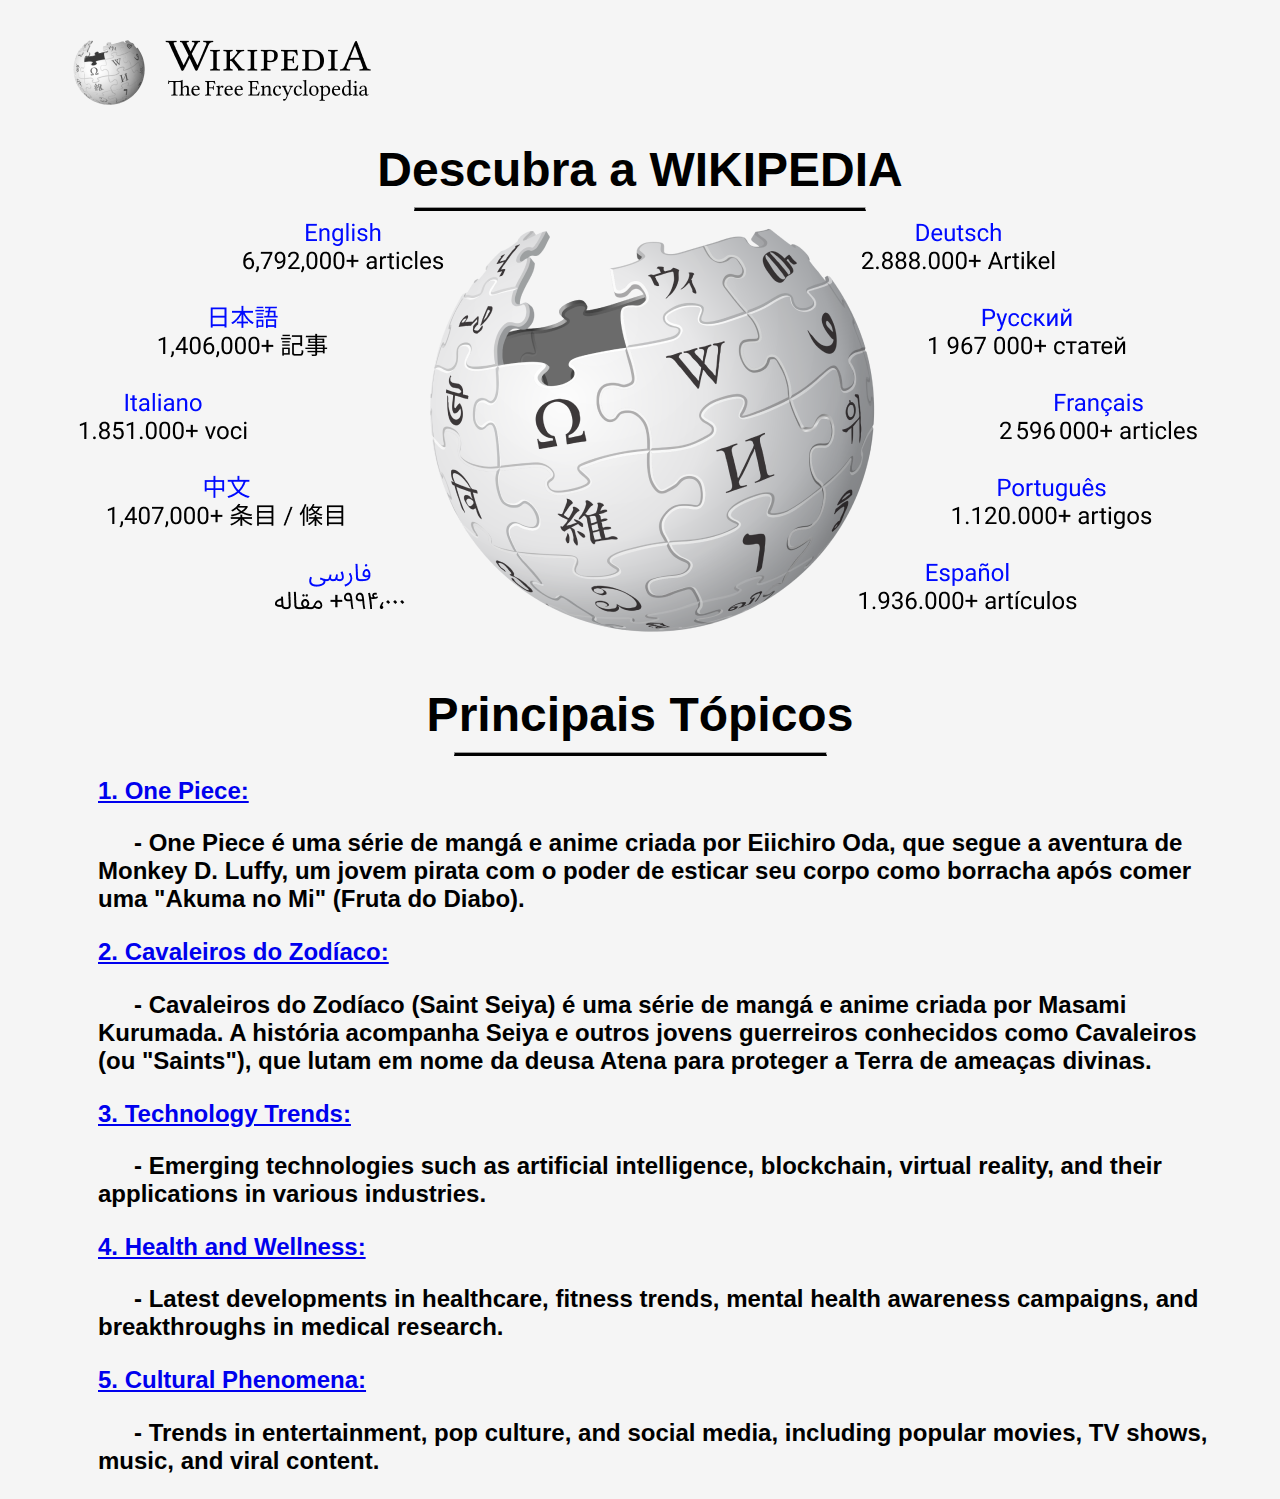
<file: trabalho.auto2/index.html>
<!DOCTYPE html>
<html lang="pt-br">
<head>
    <meta charset="UTF-8">
    <meta http-equiv="X-UA-Compatible" content="IE=edge">
    <meta name="viewport" content="width=device-width, initial-scale=1.0">

    <link rel="stylesheet" href="style.P1.css">
    <link rel="shortcut icon" href="images.ico" type="image/x-icon">


    <title>Wiki</title>

</head>

<body>
    
    <div>

        <div class="imglogo">

            <img src="imagens/logoWiki.png" alt="">

        </div>

        <h1 class="titulo">

            Descubra a WIKIPEDIA

        </h1>
                <hr class="hr1">

        <div class="img2">

            <img src="imagens/mundoWiki.png" alt="">

        </div>
        

        <h1 class="titulo">

            Principais Tópicos

        </h1>
                <hr class="hr2">

                <h2>
                    <a href="onepiece.html" target="_blank"> 1. One Piece:</a>
                </h2>

                <p>
                    - One Piece é uma série de mangá e anime criada por Eiichiro Oda, que segue a aventura de Monkey D. Luffy, um jovem pirata com o poder de esticar seu corpo como borracha após comer uma "Akuma no Mi" (Fruta do Diabo).
                </p>

            

                <h2>

                    <a href="cavaleirosdozodiaco.html" target="_blank"> 2. Cavaleiros do Zodíaco: </a>

                </h2>

                <p>
                        - Cavaleiros do Zodíaco (Saint Seiya) é uma série de mangá e anime criada por Masami Kurumada. A história acompanha Seiya e outros jovens guerreiros conhecidos como Cavaleiros (ou "Saints"), que lutam em nome da deusa Atena para proteger a Terra de ameaças divinas.
                </p>

                <h2>

                    <a href="technologythends.html"> 3. Technology Trends: </a>
                    
                </h2>  
                <p>
                        - Emerging technologies such as artificial intelligence, blockchain, virtual reality, and their applications in various industries.
                </p>
                    
                <h2>

                    <a href="health_and_wellness.html"> 4. Health and Wellness: </a> 

                </h2>
                <p>
                        - Latest developments in healthcare, fitness trends, mental health awareness campaigns, and breakthroughs in medical research.
                </p>
                
                <h2>
            
                    <a href="cultural_phenomena.html"> 5. Cultural Phenomena: </a>
            
                </h2>

                <p>
            
                    - Trends in entertainment, pop culture, and social media, including popular movies, TV shows, music, and viral content.
                
                </p>


    </div>

</body>

</html>
</file>
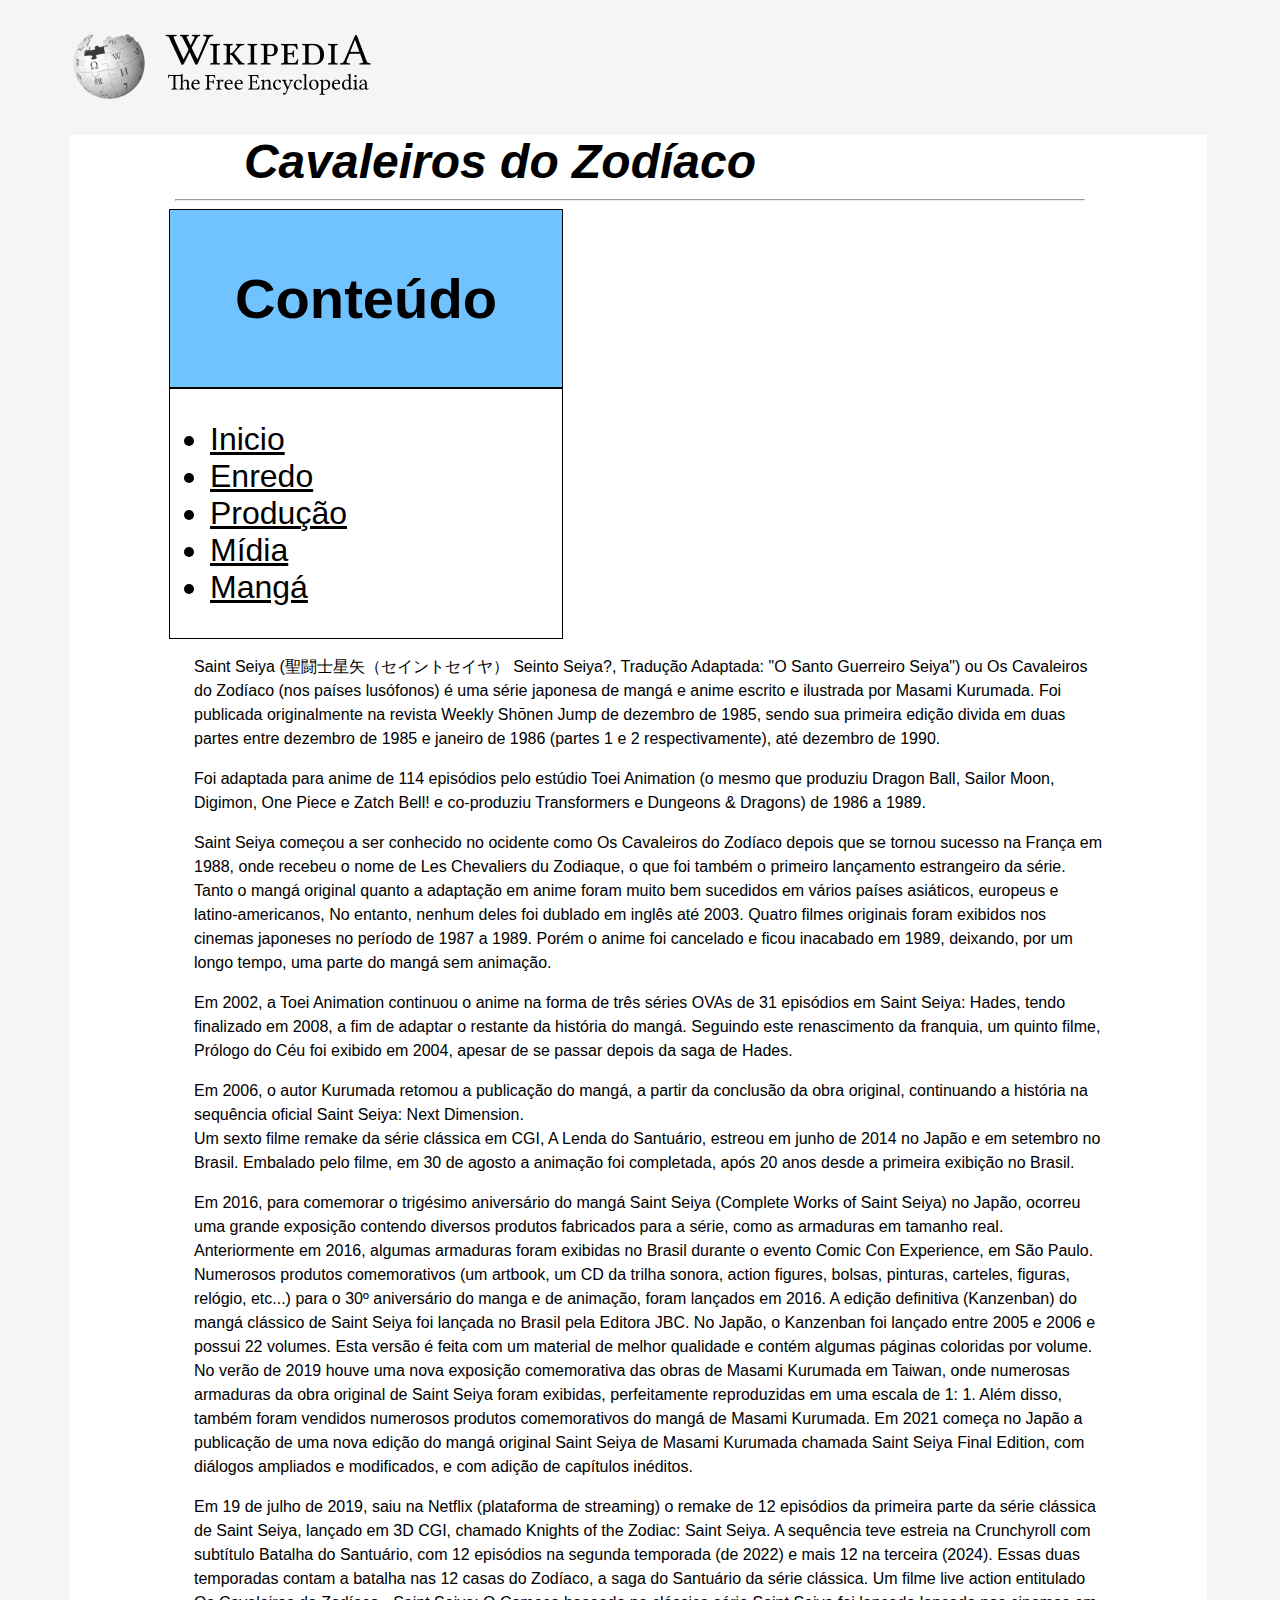
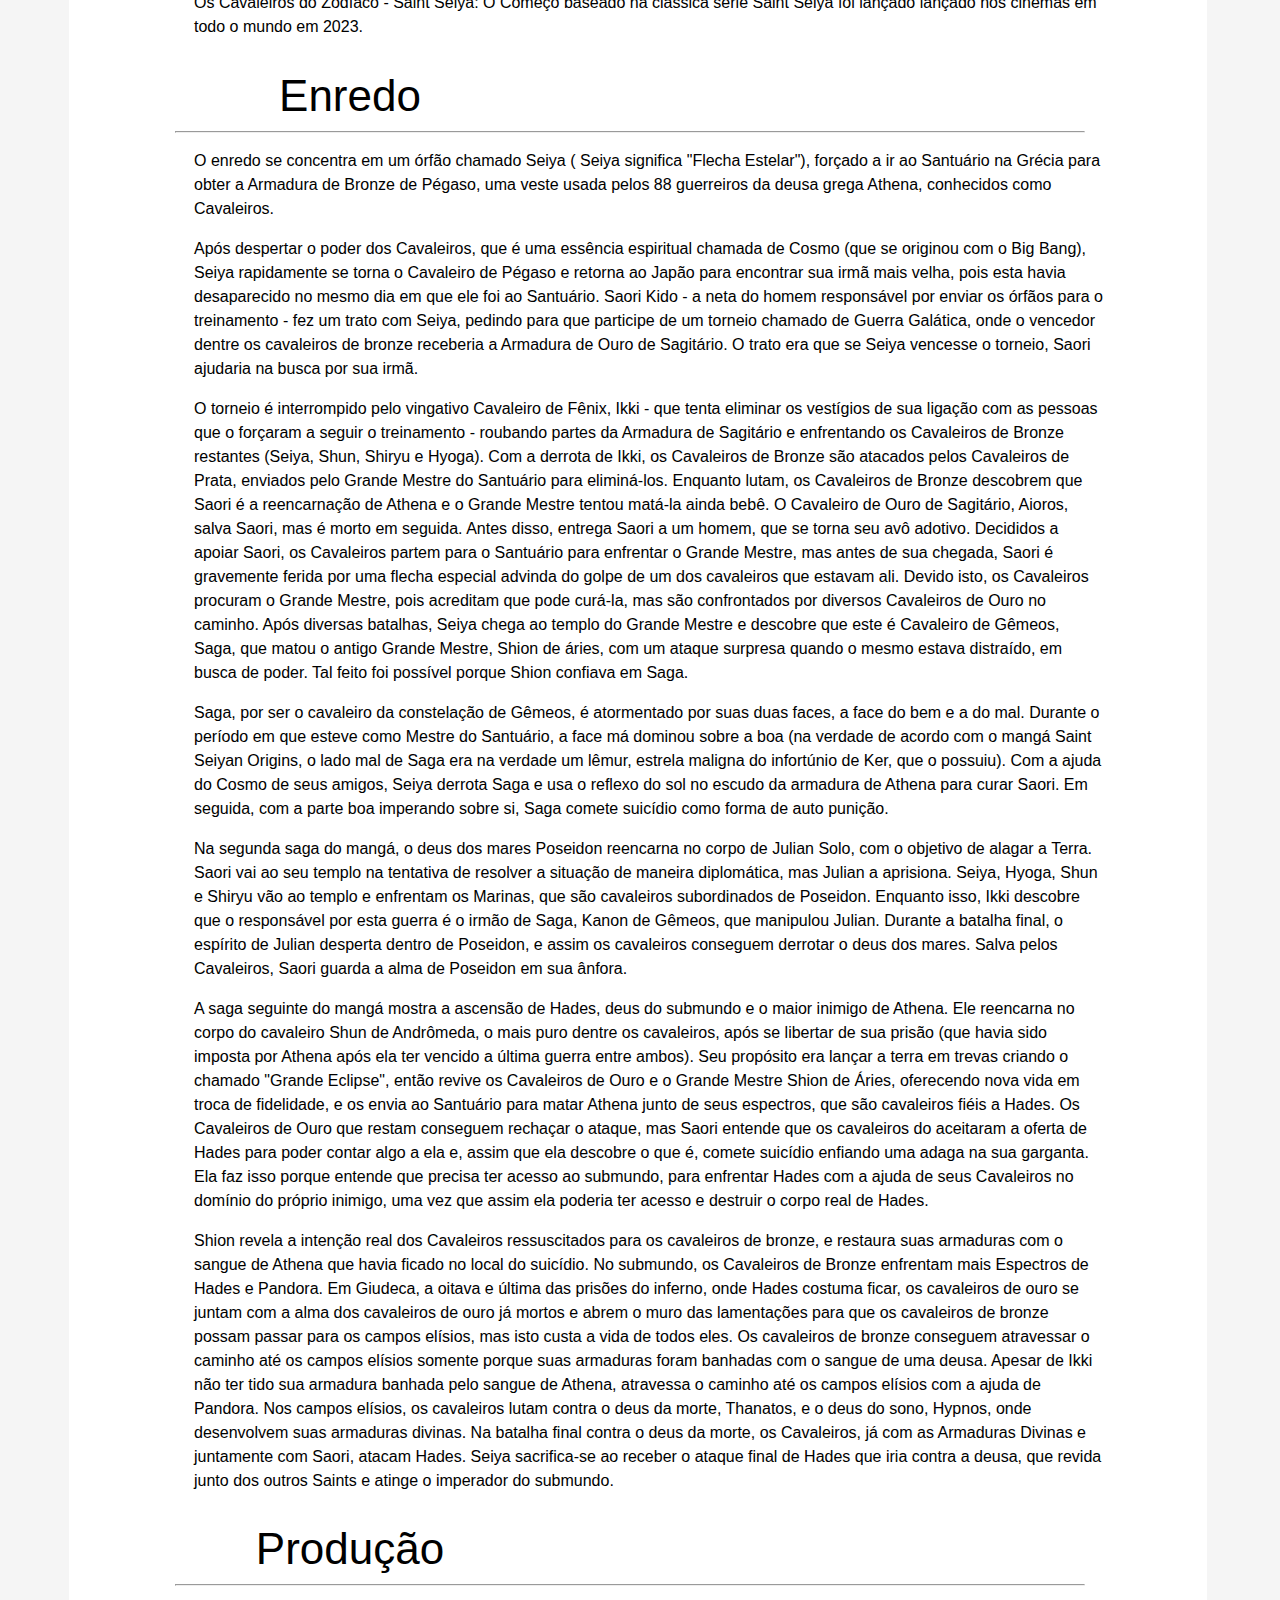
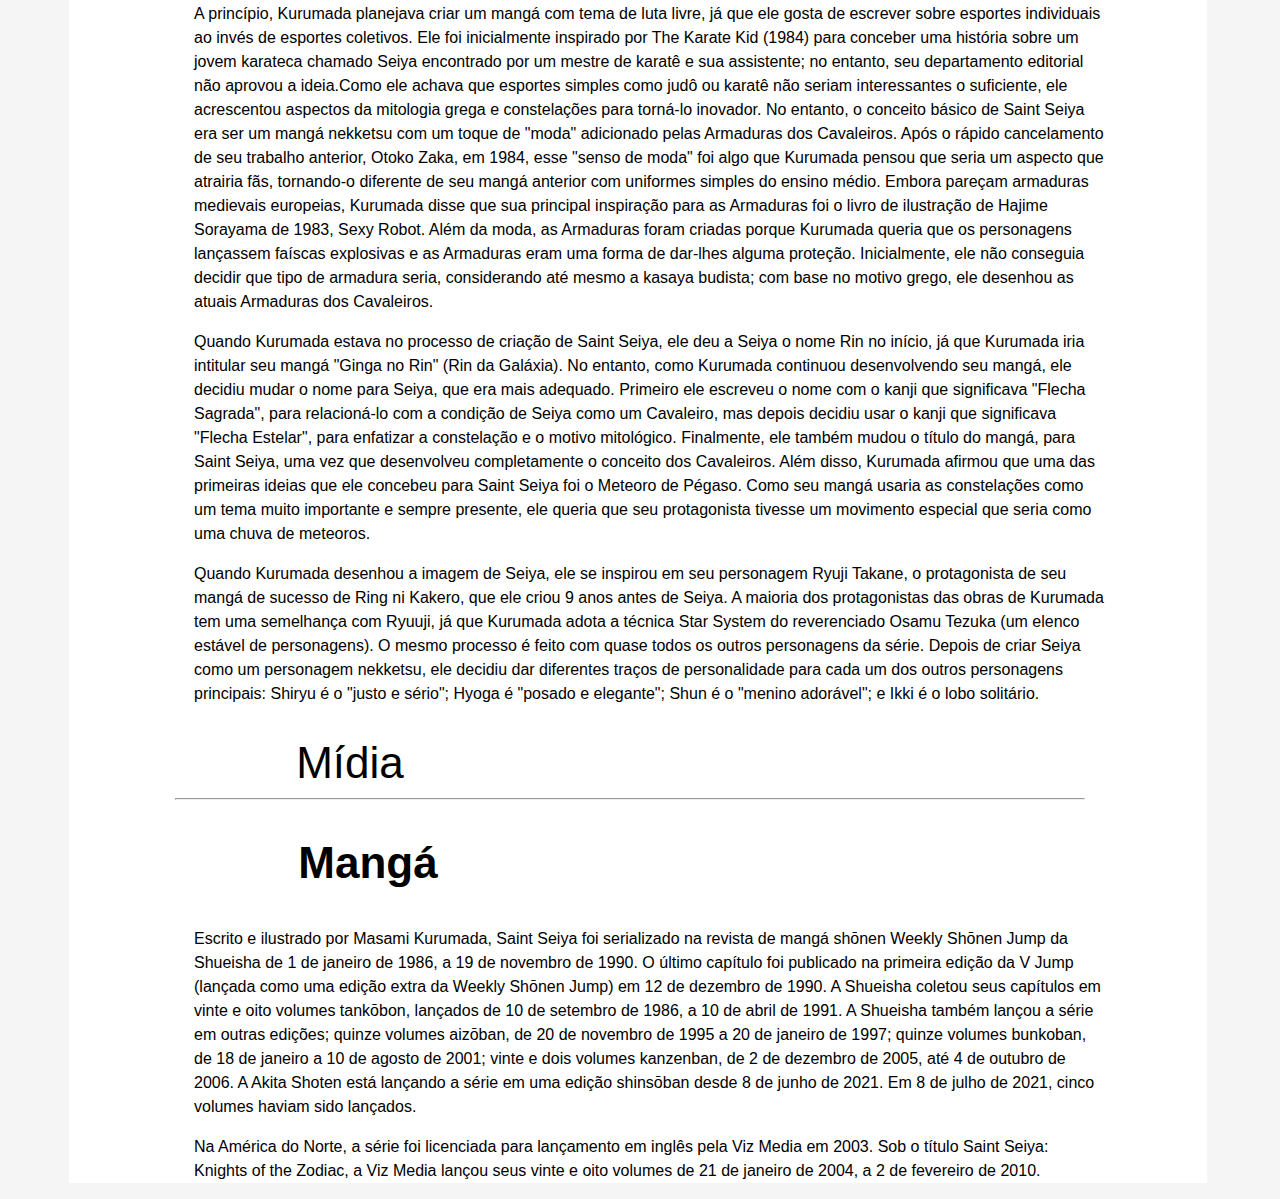
<file: trabalho.auto2/cavaleirosdozodiaco.html>
<!DOCTYPE html>
<html lang="pt-br">
<head>

    <meta charset="UTF-8">
    <meta name="viewport" content="width=device-width, initial-scale=1.0">

    <link rel="stylesheet" href="cavaleirosdozodiaco_style.css">
    <link rel="shortcut icon" href="images.ico" type="image/x-icon">

    <title> Cavaleiros do Zodíaco no Wiki </title>

</head>

<body>

    <div class="imglogo">

        <a href="index.html">
            
            <img src="imagens/logoWiki.png" alt="">

        </a>

    </div>

    <div class="divgeral">

        <h1 class="titulo1">

            Cavaleiros do Zodíaco

        </h1>
            <div class="hr">

                <hr>

            </div>

        <div class="divmenu">

            <div class="divh3">

                <h3>

                    Conteúdo

                </h3>

            </div>

            <div class="divmenu2">

                <ul>

                    <li>

                        <a href="#Inicio">Inicio</a>

                    </li>

                    <li>

                        <a href="#Enredo">Enredo</a>

                    </li>

                    <li>

                        <a href="#Produção">Produção</a>

                    </li>

                    <li>

                        <a href="#Midia">Mídia</a>

                    </li>

                    <li>

                        <a href="#Manga">Mangá</a>

                    </li>

                </ul>

            </div>

        </div>

        <p id="Inicio">

            Saint Seiya (聖闘士星矢（セイントセイヤ） Seinto Seiya?, Tradução Adaptada: "O Santo Guerreiro Seiya") ou Os Cavaleiros do Zodíaco (nos países lusófonos) é uma série japonesa de mangá e anime escrito e ilustrada por Masami Kurumada. Foi publicada originalmente na revista Weekly Shōnen Jump de dezembro de 1985, sendo sua primeira edição divida em duas partes entre dezembro de 1985 e janeiro de 1986 (partes 1 e 2 respectivamente), até dezembro de 1990. 
            
            <br>
        
        </p>
        <p>

            Foi adaptada para anime de 114 episódios pelo estúdio Toei Animation (o mesmo que produziu Dragon Ball, Sailor Moon, Digimon, One Piece e Zatch Bell! e co-produziu Transformers e Dungeons & Dragons) de 1986 a 1989. 
            
            <br>

        </p>
        <p>
            Saint Seiya começou a ser conhecido no ocidente como Os Cavaleiros do Zodíaco depois que se tornou sucesso na França em 1988, onde recebeu o nome de Les Chevaliers du Zodiaque, o que foi também o primeiro lançamento estrangeiro da série. Tanto o mangá original quanto a adaptação em anime foram muito bem sucedidos em vários países asiáticos, europeus e latino-americanos, No entanto, nenhum deles foi dublado em inglês até 2003. Quatro filmes originais foram exibidos nos cinemas japoneses no período de 1987 a 1989. Porém o anime foi cancelado e ficou inacabado em 1989, deixando, por um longo tempo, uma parte do mangá sem animação. 
            
            <br>

        </p>
        <p>
            Em 2002, a Toei Animation continuou o anime na forma de três séries OVAs de 31 episódios em Saint Seiya: Hades, tendo finalizado em 2008, a fim de adaptar o restante da história do mangá. Seguindo este renascimento da franquia, um quinto filme, Prólogo do Céu foi exibido em 2004, apesar de se passar depois da saga de Hades. 
            
            <br>
        
        </p>
        <p>
            Em 2006, o autor Kurumada retomou a publicação do mangá, a partir da conclusão da obra original, continuando a história na sequência oficial Saint Seiya: Next Dimension. <br>
            Um sexto filme remake da série clássica em CGI, A Lenda do Santuário, estreou em junho de 2014 no Japão e em setembro no Brasil. Embalado pelo filme, em 30 de agosto a animação foi completada, após 20 anos desde a primeira exibição no Brasil. 
            
            <br>
        
        </p>
        <p>
            Em 2016, para comemorar o trigésimo aniversário do mangá Saint Seiya (Complete Works of Saint Seiya) no Japão, ocorreu uma grande exposição contendo diversos produtos fabricados para a série, como as armaduras em tamanho real. Anteriormente em 2016, algumas armaduras foram exibidas no Brasil durante o evento Comic Con Experience, em São Paulo. Numerosos produtos comemorativos (um artbook, um CD da trilha sonora, action figures, bolsas, pinturas, carteles, figuras, relógio, etc...) para o 30º aniversário do manga e de animação, foram lançados em 2016. A edição definitiva (Kanzenban) do mangá clássico de Saint Seiya foi lançada no Brasil pela Editora JBC. No Japão, o Kanzenban foi lançado entre 2005 e 2006 e possui 22 volumes. Esta versão é feita com um material de melhor qualidade e contém algumas páginas coloridas por volume. No verão de 2019 houve uma nova exposição comemorativa das obras de Masami Kurumada em Taiwan, onde numerosas armaduras da obra original de Saint Seiya foram exibidas, perfeitamente reproduzidas em uma escala de 1: 1. Além disso, também foram vendidos numerosos produtos comemorativos do mangá de Masami Kurumada. Em 2021 começa no Japão a publicação de uma nova edição do mangá original Saint Seiya de Masami Kurumada chamada Saint Seiya Final Edition, com diálogos ampliados e modificados, e com adição de capítulos inéditos. 
            
            <br>

        </p>
        <p>

            Em 19 de julho de 2019, saiu na Netflix (plataforma de streaming) o remake de 12 episódios da primeira parte da série clássica de Saint Seiya, lançado em 3D CGI, chamado Knights of the Zodiac: Saint Seiya. A sequência teve estreia na Crunchyroll com subtítulo Batalha do Santuário, com 12 episódios na segunda temporada (de 2022) e mais 12 na terceira (2024). Essas duas temporadas contam a batalha nas 12 casas do Zodíaco, a saga do Santuário da série clássica. Um filme live action entitulado Os Cavaleiros do Zodíaco - Saint Seiya: O Começo baseado na clássica série Saint Seiya foi lançado lançado nos cinemas em todo o mundo em 2023. 
            
            <br>

        </p>

        <h1 id="Enredo">

            Enredo

        </h1>
            <div class="hr">

                <hr>

            </div>

        <p>
            O enredo se concentra em um órfão chamado Seiya ( Seiya significa "Flecha Estelar"), forçado a ir ao Santuário na Grécia para obter a Armadura de Bronze de Pégaso, uma veste usada pelos 88 guerreiros da deusa grega Athena, conhecidos como Cavaleiros.
            
            <br>
        
        </p>
        <p>

            Após despertar o poder dos Cavaleiros, que é uma essência espiritual chamada de Cosmo (que se originou com o Big Bang), Seiya rapidamente se torna o Cavaleiro de Pégaso e retorna ao Japão para encontrar sua irmã mais velha, pois esta havia desaparecido no mesmo dia em que ele foi ao Santuário. Saori Kido - a neta do homem responsável por enviar os órfãos para o treinamento - fez um trato com Seiya, pedindo para que participe de um torneio chamado de Guerra Galática, onde o vencedor dentre os cavaleiros de bronze receberia a Armadura de Ouro de Sagitário. O trato era que se Seiya vencesse o torneio, Saori ajudaria na busca por sua irmã.
            
            <br>
            
        </p>
        <p>

            O torneio é interrompido pelo vingativo Cavaleiro de Fênix, Ikki - que tenta eliminar os vestígios de sua ligação com as pessoas que o forçaram a seguir o treinamento - roubando partes da Armadura de Sagitário e enfrentando os Cavaleiros de Bronze restantes (Seiya, Shun, Shiryu e Hyoga). Com a derrota de Ikki, os Cavaleiros de Bronze são atacados pelos Cavaleiros de Prata, enviados pelo Grande Mestre do Santuário para eliminá-los. Enquanto lutam, os Cavaleiros de Bronze descobrem que Saori é a reencarnação de Athena e o Grande Mestre tentou matá-la ainda bebê. O Cavaleiro de Ouro de Sagitário, Aioros, salva Saori, mas é morto em seguida. Antes disso, entrega Saori a um homem, que se torna seu avô adotivo. Decididos a apoiar Saori, os Cavaleiros partem para o Santuário para enfrentar o Grande Mestre, mas antes de sua chegada, Saori é gravemente ferida por uma flecha especial advinda do golpe de um dos cavaleiros que estavam ali. Devido isto, os Cavaleiros procuram o Grande Mestre, pois acreditam que pode curá-la, mas são confrontados por diversos Cavaleiros de Ouro no caminho. Após diversas batalhas, Seiya chega ao templo do Grande Mestre e descobre que este é Cavaleiro de Gêmeos, Saga, que matou o antigo Grande Mestre, Shion de áries, com um ataque surpresa quando o mesmo estava distraído, em busca de poder. Tal feito foi possível porque Shion confiava em Saga. 
            
            <br>
          
        </p>
        <p>

            Saga, por ser o cavaleiro da constelação de Gêmeos, é atormentado por suas duas faces, a face do bem e a do mal. Durante o período em que esteve como Mestre do Santuário, a face má dominou sobre a boa (na verdade de acordo com o mangá Saint Seiyan Origins, o lado mal de Saga era na verdade um lêmur, estrela maligna do infortúnio de Ker, que o possuiu). Com a ajuda do Cosmo de seus amigos, Seiya derrota Saga e usa o reflexo do sol no escudo da armadura de Athena para curar Saori. Em seguida, com a parte boa imperando sobre si, Saga comete suicídio como forma de auto punição.
            
            <br>
          
        </p>
        <p>

            Na segunda saga do mangá, o deus dos mares Poseidon reencarna no corpo de Julian Solo, com o objetivo de alagar a Terra. Saori vai ao seu templo na tentativa de resolver a situação de maneira diplomática, mas Julian a aprisiona. Seiya, Hyoga, Shun e Shiryu vão ao templo e enfrentam os Marinas, que são cavaleiros subordinados de Poseidon. Enquanto isso, Ikki descobre que o responsável por esta guerra é o irmão de Saga, Kanon de Gêmeos, que manipulou Julian. Durante a batalha final, o espírito de Julian desperta dentro de Poseidon, e assim os cavaleiros conseguem derrotar o deus dos mares. Salva pelos Cavaleiros, Saori guarda a alma de Poseidon em sua ânfora.
            
            <br>
        
        </p>
        <p>

            A saga seguinte do mangá mostra a ascensão de Hades, deus do submundo e o maior inimigo de Athena. Ele reencarna no corpo do cavaleiro Shun de Andrômeda, o mais puro dentre os cavaleiros, após se libertar de sua prisão (que havia sido imposta por Athena após ela ter vencido a última guerra entre ambos). Seu propósito era lançar a terra em trevas criando o chamado "Grande Eclipse", então revive os Cavaleiros de Ouro e o Grande Mestre Shion de Áries, oferecendo nova vida em troca de fidelidade, e os envia ao Santuário para matar Athena junto de seus espectros, que são cavaleiros fiéis a Hades. Os Cavaleiros de Ouro que restam conseguem rechaçar o ataque, mas Saori entende que os cavaleiros do aceitaram a oferta de Hades para poder contar algo a ela e, assim que ela descobre o que é, comete suicídio enfiando uma adaga na sua garganta. Ela faz isso porque entende que precisa ter acesso ao submundo, para enfrentar Hades com a ajuda de seus Cavaleiros no domínio do próprio inimigo, uma vez que assim ela poderia ter acesso e destruir o corpo real de Hades.
            
            <br>
            
        </p>
        <p>

            Shion revela a intenção real dos Cavaleiros ressuscitados para os cavaleiros de bronze, e restaura suas armaduras com o sangue de Athena que havia ficado no local do suicídio. No submundo, os Cavaleiros de Bronze enfrentam mais Espectros de Hades e Pandora. Em Giudeca, a oitava e última das prisões do inferno, onde Hades costuma ficar, os cavaleiros de ouro se juntam com a alma dos cavaleiros de ouro já mortos e abrem o muro das lamentações para que os cavaleiros de bronze possam passar para os campos elísios, mas isto custa a vida de todos eles. Os cavaleiros de bronze conseguem atravessar o caminho até os campos elísios somente porque suas armaduras foram banhadas com o sangue de uma deusa. Apesar de Ikki não ter tido sua armadura banhada pelo sangue de Athena, atravessa o caminho até os campos elísios com a ajuda de Pandora. Nos campos elísios, os cavaleiros lutam contra o deus da morte, Thanatos, e o deus do sono, Hypnos, onde desenvolvem suas armaduras divinas. Na batalha final contra o deus da morte, os Cavaleiros, já com as Armaduras Divinas e juntamente com Saori, atacam Hades. Seiya sacrifica-se ao receber o ataque final de Hades que iria contra a deusa, que revida junto dos outros Saints e atinge o imperador do submundo. 
            
            <br>
        
        </p>

        <h1 id="Produção">

            Produção
            
        </h1>
            <div class="hr">

                <hr>

            </div>

        <p>
            A princípio, Kurumada planejava criar um mangá com tema de luta livre, já que ele gosta de escrever sobre esportes individuais ao invés de esportes coletivos. Ele foi inicialmente inspirado por The Karate Kid (1984) para conceber uma história sobre um jovem karateca chamado Seiya encontrado por um mestre de karatê e sua assistente; no entanto, seu departamento editorial não aprovou a ideia.Como ele achava que esportes simples como judô ou karatê não seriam interessantes o suficiente, ele acrescentou aspectos da mitologia grega e constelações para torná-lo inovador. No entanto, o conceito básico de Saint Seiya era ser um mangá nekketsu com um toque de "moda" adicionado pelas Armaduras dos Cavaleiros. Após o rápido cancelamento de seu trabalho anterior, Otoko Zaka, em 1984, esse "senso de moda" foi algo que Kurumada pensou que seria um aspecto que atrairia fãs, tornando-o diferente de seu mangá anterior com uniformes simples do ensino médio. Embora pareçam armaduras medievais europeias, Kurumada disse que sua principal inspiração para as Armaduras foi o livro de ilustração de Hajime Sorayama de 1983, Sexy Robot. Além da moda, as Armaduras foram criadas porque Kurumada queria que os personagens lançassem faíscas explosivas e as Armaduras eram uma forma de dar-lhes alguma proteção. Inicialmente, ele não conseguia decidir que tipo de armadura seria, considerando até mesmo a kasaya budista; com base no motivo grego, ele desenhou as atuais Armaduras dos Cavaleiros. 
            
            <br>
        
        </p>
        <p>

            Quando Kurumada estava no processo de criação de Saint Seiya, ele deu a Seiya o nome Rin no início, já que Kurumada iria intitular seu mangá "Ginga no Rin" (Rin da Galáxia). No entanto, como Kurumada continuou desenvolvendo seu mangá, ele decidiu mudar o nome para Seiya, que era mais adequado. Primeiro ele escreveu o nome com o kanji que significava "Flecha Sagrada", para relacioná-lo com a condição de Seiya como um Cavaleiro, mas depois decidiu usar o kanji que significava "Flecha Estelar", para enfatizar a constelação e o motivo mitológico. Finalmente, ele também mudou o título do mangá, para Saint Seiya, uma vez que desenvolveu completamente o conceito dos Cavaleiros. Além disso, Kurumada afirmou que uma das primeiras ideias que ele concebeu para Saint Seiya foi o Meteoro de Pégaso. Como seu mangá usaria as constelações como um tema muito importante e sempre presente, ele queria que seu protagonista tivesse um movimento especial que seria como uma chuva de meteoros. 
            
            <br>
        
        </p>
        <p>

            Quando Kurumada desenhou a imagem de Seiya, ele se inspirou em seu personagem Ryuji Takane, o protagonista de seu mangá de sucesso de Ring ni Kakero, que ele criou 9 anos antes de Seiya. A maioria dos protagonistas das obras de Kurumada tem uma semelhança com Ryuuji, já que Kurumada adota a técnica Star System do reverenciado Osamu Tezuka (um elenco estável de personagens). O mesmo processo é feito com quase todos os outros personagens da série. Depois de criar Seiya como um personagem nekketsu, ele decidiu dar diferentes traços de personalidade para cada um dos outros personagens principais: Shiryu é o "justo e sério"; Hyoga é "posado e elegante"; Shun é o "menino adorável"; e Ikki é o lobo solitário.

            <br>

        </p>

        <h1 id="Midia">
            Mídia
        </h1>

            <div class="hr">

                <hr>

            </div>

        <h2 id="Manga">

            Mangá

        </h2>

        <p>
            Escrito e ilustrado por Masami Kurumada, Saint Seiya foi serializado na revista de mangá shōnen Weekly Shōnen Jump da Shueisha de 1 de janeiro de 1986, a 19 de novembro de 1990. O último capítulo foi publicado na primeira edição da V Jump (lançada como uma edição extra da Weekly Shōnen Jump) em 12 de dezembro de 1990. A Shueisha coletou seus capítulos em vinte e oito volumes tankōbon, lançados de 10 de setembro de 1986, a 10 de abril de 1991. A Shueisha também lançou a série em outras edições; quinze volumes aizōban, de 20 de novembro de 1995 a 20 de janeiro de 1997; quinze volumes bunkoban, de 18 de janeiro a 10 de agosto de 2001; vinte e dois volumes kanzenban, de 2 de dezembro de 2005, até 4 de outubro de 2006. A Akita Shoten está lançando a série em uma edição shinsōban desde 8 de junho de 2021. Em 8 de julho de 2021, cinco volumes haviam sido lançados. 
            
            <br>

        </p>
        <p>

            Na América do Norte, a série foi licenciada para lançamento em inglês pela Viz Media em 2003. Sob o título Saint Seiya: Knights of the Zodiac, a Viz Media lançou seus vinte e oito volumes de 21 de janeiro de 2004, a 2 de fevereiro de 2010.

            <br>

        </p>

    </div>

</body>

</html>
</file>
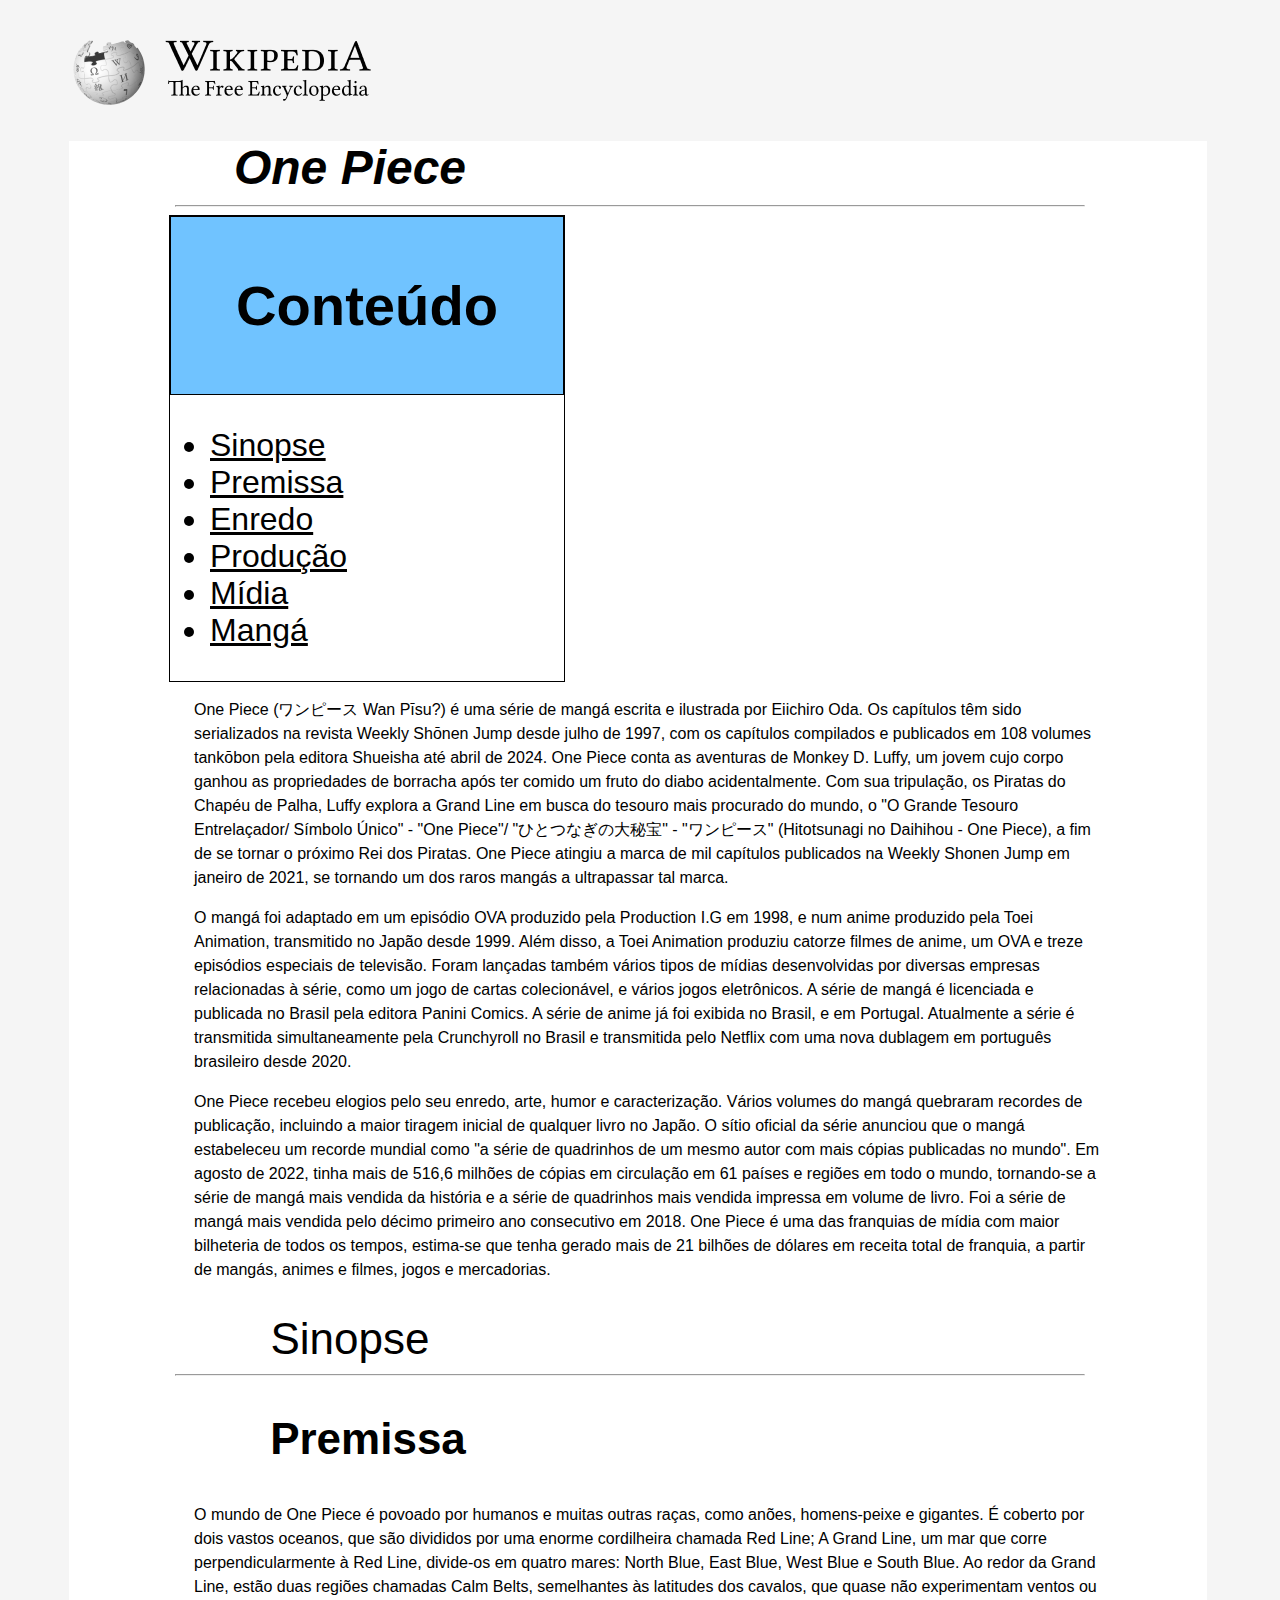
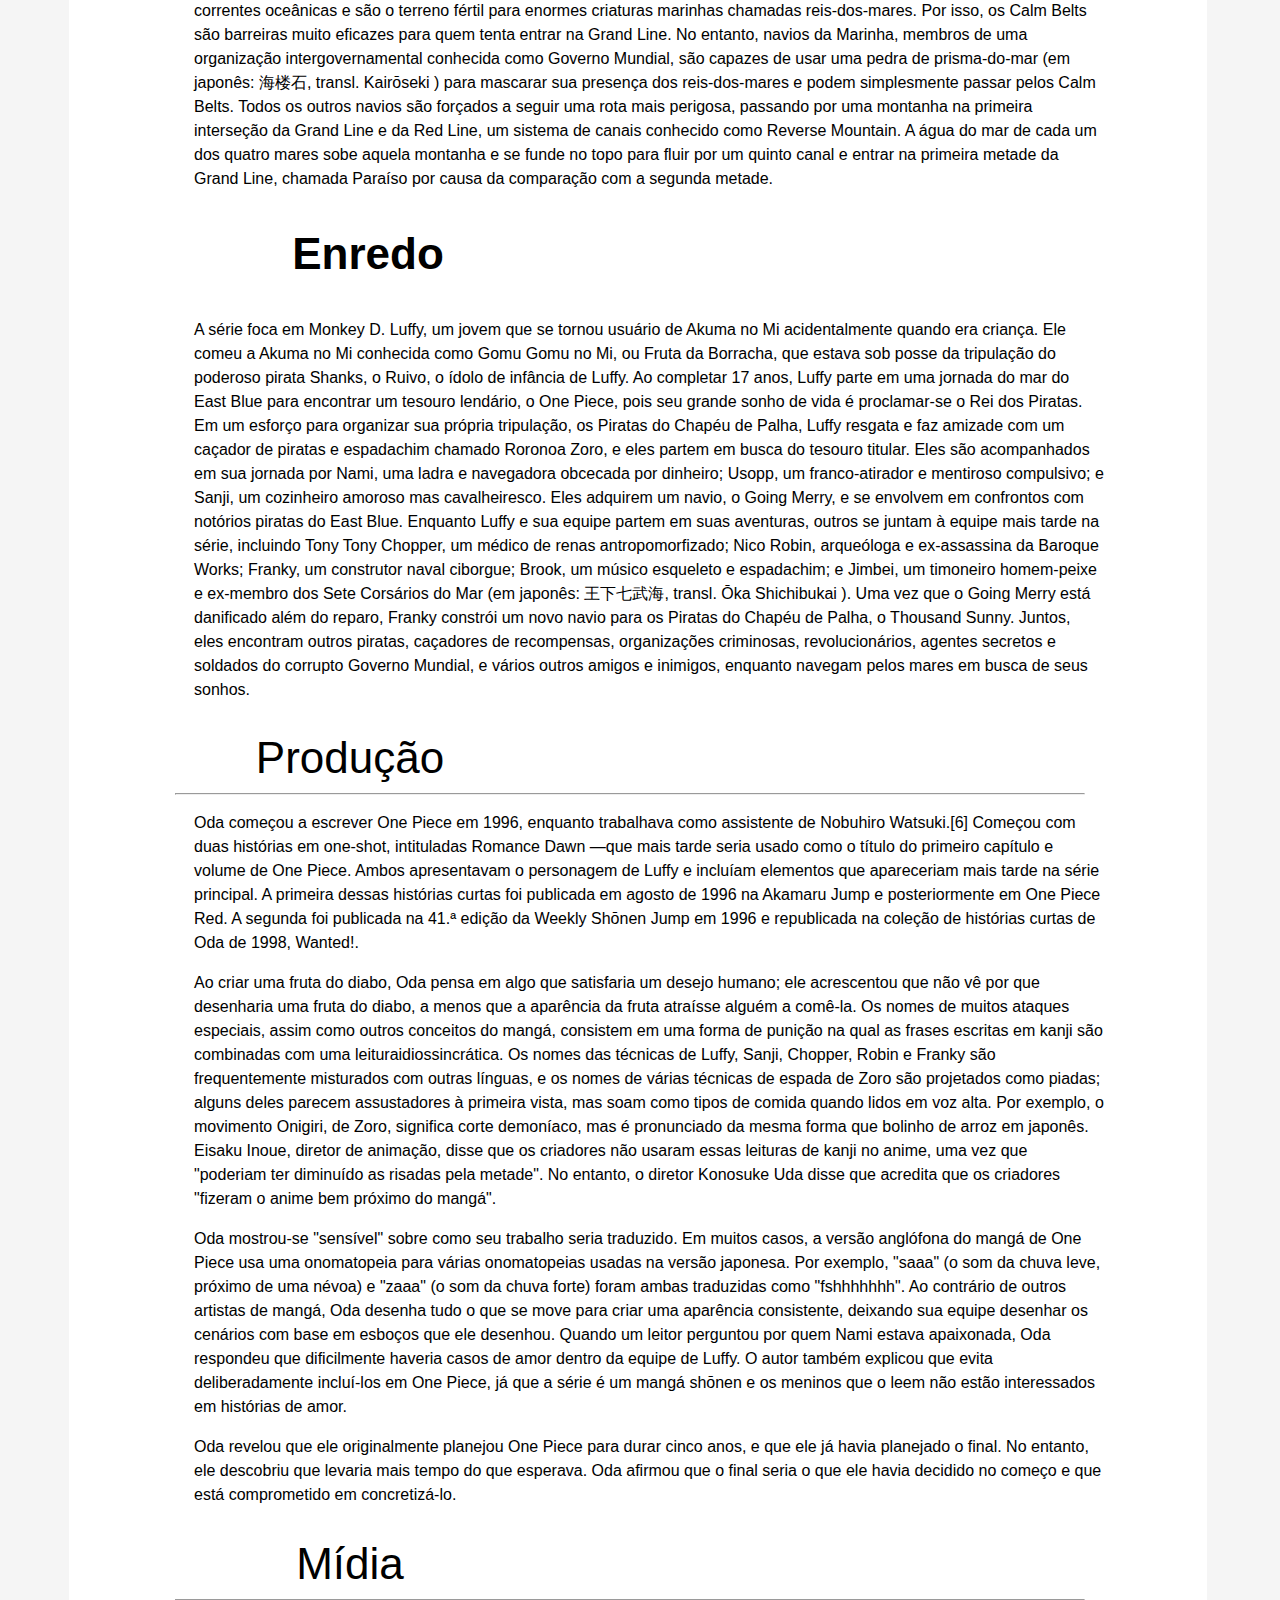
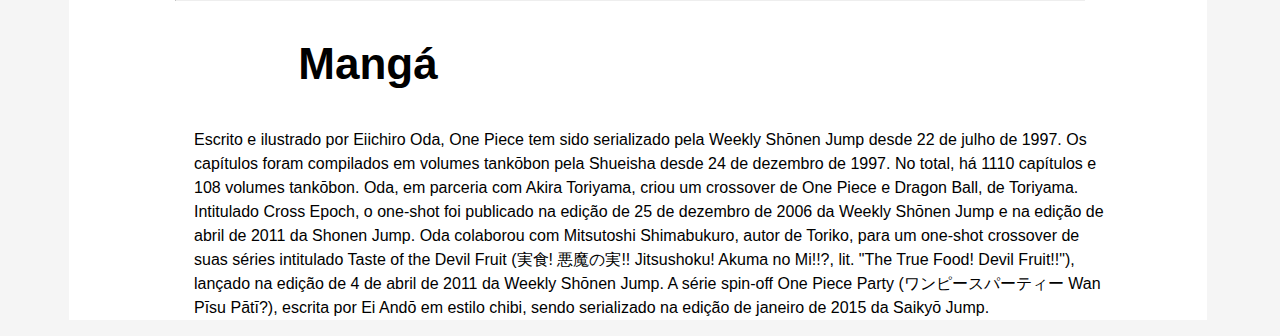
<file: trabalho.auto2/onepiece.html>
<!DOCTYPE html>
<html lang="en">
<head>
    <meta charset="UTF-8">
    <meta name="viewport" content="width=device-width, initial-scale=1.0">

    <link rel="stylesheet" href="onepiece_style.css">
    <link rel="shortcut icon" href="images.ico" type="image/x-icon">

    <title> One Piece no Wiki </title>

</head>
<body>


    <div class="imglogo">

        <a href="index.html">
            
            <img src="imagens/logoWiki.png" alt="">

        </a>

    </div>

    <div class="divgeral">

        <h1 class="titulo1">

            One Piece

        </h1>
            <div class="hr">

                <hr>
                
            </div>
        
        <div class="divmenu">

            <div class="divh3">

                <h3>

                    Conteúdo

                </h3>

            </div>

            <div class="divmenu2">

                <ul>

                    <li>

                        <a href="#Sinopse">Sinopse</a>

                    </li>

                    <li>

                        <a href="#Premissa">Premissa</a>

                    </li>

                    <li>

                        <a href="#Enredo">Enredo</a>

                    </li>

                    <li>

                        <a href="#Produção">Produção</a>

                    </li>

                    <li>

                        <a href="#Midia">Mídia</a>

                    </li>

                    <li>

                        <a href="#Manga">Mangá</a>

                    </li>

                </ul>

            </div>

        </div>

        <div class="text1">
            <p>
                One Piece (ワンピース Wan Pīsu?) é uma série de mangá escrita e ilustrada por Eiichiro Oda. Os capítulos têm sido serializados na revista Weekly Shōnen Jump desde julho de 1997, com os capítulos compilados e publicados em 108 volumes tankōbon pela editora Shueisha até abril de 2024. One Piece conta as aventuras de Monkey D. Luffy, um jovem cujo corpo ganhou as propriedades de borracha após ter comido um fruto do diabo acidentalmente. Com sua tripulação, os Piratas do Chapéu de Palha, Luffy explora a Grand Line em busca do tesouro mais procurado do mundo, o "O Grande Tesouro Entrelaçador/ Símbolo Único" - "One Piece"/ "ひとつなぎの大秘宝" - "ワンピース" (Hitotsunagi no Daihihou - One Piece), a fim de se tornar o próximo Rei dos Piratas. One Piece atingiu a marca de mil capítulos publicados na Weekly Shonen Jump em janeiro de 2021, se tornando um dos raros mangás a ultrapassar tal marca. 
                
                <br>
            
            </p>
            <p>

                O mangá foi adaptado em um episódio OVA produzido pela Production I.G em 1998, e num anime produzido pela Toei Animation, transmitido no Japão desde 1999. Além disso, a Toei Animation produziu catorze filmes de anime, um OVA e treze episódios especiais de televisão. Foram lançadas também vários tipos de mídias desenvolvidas por diversas empresas relacionadas à série, como um jogo de cartas colecionável, e vários jogos eletrônicos. A série de mangá é licenciada e publicada no Brasil pela editora Panini Comics. A série de anime já foi exibida no Brasil, e em Portugal. Atualmente a série é transmitida simultaneamente pela Crunchyroll no Brasil e transmitida pelo Netflix com uma nova dublagem em português brasileiro desde 2020. 
                
                <br>

            </p>
            <p>

                One Piece recebeu elogios pelo seu enredo, arte, humor e caracterização. Vários volumes do mangá quebraram recordes de publicação, incluindo a maior tiragem inicial de qualquer livro no Japão. O sítio oficial da série anunciou que o mangá estabeleceu um recorde mundial como "a série de quadrinhos de um mesmo autor com mais cópias publicadas no mundo". Em agosto de 2022, tinha mais de 516,6 milhões de cópias em circulação em 61 países e regiões em todo o mundo, tornando-se a série de mangá mais vendida da história e a série de quadrinhos mais vendida impressa em volume de livro. Foi a série de mangá mais vendida pelo décimo primeiro ano consecutivo em 2018. One Piece é uma das franquias de mídia com maior bilheteria de todos os tempos, estima-se que tenha gerado mais de 21 bilhões de dólares em receita total de franquia, a partir de mangás, animes e filmes, jogos e mercadorias. 
                
                <br>

            </p>

        </div>

        <h1 class="h1" id="Sinopse">

            Sinopse

        </h1>
            <div class="hr">

                <hr>

            </div>

        <h2 id="Premissa">

            Premissa

        </h2>

        <p class="text2">

            O mundo de One Piece é povoado por humanos e muitas outras raças, como anões, homens-peixe e gigantes. É coberto por dois vastos oceanos, que são divididos por uma enorme cordilheira chamada Red Line; A Grand Line, um mar que corre perpendicularmente à Red Line, divide-os em quatro mares: North Blue, East Blue, West Blue e South Blue. Ao redor da Grand Line, estão duas regiões chamadas Calm Belts, semelhantes às latitudes dos cavalos, que quase não experimentam ventos ou correntes oceânicas e são o terreno fértil para enormes criaturas marinhas chamadas reis-dos-mares. Por isso, os Calm Belts são barreiras muito eficazes para quem tenta entrar na Grand Line. No entanto, navios da Marinha, membros de uma organização intergovernamental conhecida como Governo Mundial, são capazes de usar uma pedra de prisma-do-mar (em japonês: 海楼石, transl. Kairōseki ) para mascarar sua presença dos reis-dos-mares e podem simplesmente passar pelos Calm Belts. Todos os outros navios são forçados a seguir uma rota mais perigosa, passando por uma montanha na primeira interseção da Grand Line e da Red Line, um sistema de canais conhecido como Reverse Mountain. A água do mar de cada um dos quatro mares sobe aquela montanha e se funde no topo para fluir por um quinto canal e entrar na primeira metade da Grand Line, chamada Paraíso por causa da comparação com a segunda metade. 
            
            <br>

        </p>

        <h2 class="tenredo" id="Enredo">

            Enredo

        </h2>

        <p class="text3">

            A série foca em Monkey D. Luffy, um jovem que se tornou usuário de Akuma no Mi acidentalmente quando era criança. Ele comeu a Akuma no Mi conhecida como Gomu Gomu no Mi, ou Fruta da Borracha, que estava sob posse da tripulação do poderoso pirata Shanks, o Ruivo, o ídolo de infância de Luffy. Ao completar 17 anos, Luffy parte em uma jornada do mar do East Blue para encontrar um tesouro lendário, o One Piece, pois seu grande sonho de vida é proclamar-se o Rei dos Piratas. Em um esforço para organizar sua própria tripulação, os Piratas do Chapéu de Palha, Luffy resgata e faz amizade com um caçador de piratas e espadachim chamado Roronoa Zoro, e eles partem em busca do tesouro titular. Eles são acompanhados em sua jornada por Nami, uma ladra e navegadora obcecada por dinheiro; Usopp, um franco-atirador e mentiroso compulsivo; e Sanji, um cozinheiro amoroso mas cavalheiresco. Eles adquirem um navio, o Going Merry, e se envolvem em confrontos com notórios piratas do East Blue. Enquanto Luffy e sua equipe partem em suas aventuras, outros se juntam à equipe mais tarde na série, incluindo Tony Tony Chopper, um médico de renas antropomorfizado; Nico Robin, arqueóloga e ex-assassina da Baroque Works; Franky, um construtor naval ciborgue; Brook, um músico esqueleto e espadachim; e Jimbei, um timoneiro homem-peixe e ex-membro dos Sete Corsários do Mar (em japonês: 王下七武海, transl. Ōka Shichibukai ). Uma vez que o Going Merry está danificado além do reparo, Franky constrói um novo navio para os Piratas do Chapéu de Palha, o Thousand Sunny. Juntos, eles encontram outros piratas, caçadores de recompensas, organizações criminosas, revolucionários, agentes secretos e soldados do corrupto Governo Mundial, e vários outros amigos e inimigos, enquanto navegam pelos mares em busca de seus sonhos.

            <br>

        </p>

        <h1 id="Produção">

            Produção

        </h1>

            <div class="hr">

                <hr>

            </div>

        <p>

            Oda começou a escrever One Piece em 1996, enquanto trabalhava como assistente de Nobuhiro Watsuki.[6] Começou com duas histórias em one-shot, intituladas Romance Dawn —que mais tarde seria usado como o título do primeiro capítulo e volume de One Piece. Ambos apresentavam o personagem de Luffy e incluíam elementos que apareceriam mais tarde na série principal. A primeira dessas histórias curtas foi publicada em agosto de 1996 na Akamaru Jump e posteriormente em One Piece Red. A segunda foi publicada na 41.ª edição da Weekly Shōnen Jump em 1996 e republicada na coleção de histórias curtas de Oda de 1998, Wanted!. 
        
            <br>

        </p>
        <p>

            Ao criar uma fruta do diabo, Oda pensa em algo que satisfaria um desejo humano; ele acrescentou que não vê por que desenharia uma fruta do diabo, a menos que a aparência da fruta atraísse alguém a comê-la. Os nomes de muitos ataques especiais, assim como outros conceitos do mangá, consistem em uma forma de punição na qual as frases escritas em kanji são combinadas com uma leituraidiossincrática. Os nomes das técnicas de Luffy, Sanji, Chopper, Robin e Franky são frequentemente misturados com outras línguas, e os nomes de várias técnicas de espada de Zoro são projetados como piadas; alguns deles parecem assustadores à primeira vista, mas soam como tipos de comida quando lidos em voz alta. Por exemplo, o movimento Onigiri, de Zoro, significa corte demoníaco, mas é pronunciado da mesma forma que bolinho de arroz em japonês. Eisaku Inoue, diretor de animação, disse que os criadores não usaram essas leituras de kanji no anime, uma vez que "poderiam ter diminuído as risadas pela metade". No entanto, o diretor Konosuke Uda disse que acredita que os criadores "fizeram o anime bem próximo do mangá". 
            
            <br>

        </p>
        <p>

            Oda mostrou-se "sensível" sobre como seu trabalho seria traduzido. Em muitos casos, a versão anglófona do mangá de One Piece usa uma onomatopeia para várias onomatopeias usadas na versão japonesa. Por exemplo, "saaa" (o som da chuva leve, próximo de uma névoa) e "zaaa" (o som da chuva forte) foram ambas traduzidas como "fshhhhhhh". Ao contrário de outros artistas de mangá, Oda desenha tudo o que se move para criar uma aparência consistente, deixando sua equipe desenhar os cenários com base em esboços que ele desenhou. Quando um leitor perguntou por quem Nami estava apaixonada, Oda respondeu que dificilmente haveria casos de amor dentro da equipe de Luffy. O autor também explicou que evita deliberadamente incluí-los em One Piece, já que a série é um mangá shōnen e os meninos que o leem não estão interessados em histórias de amor. 
            
            <br>
        
        </p>
        
        <p>
            Oda revelou que ele originalmente planejou One Piece para durar cinco anos, e que ele já havia planejado o final. No entanto, ele descobriu que levaria mais tempo do que esperava. Oda afirmou que o final seria o que ele havia decidido no começo e que está comprometido em concretizá-lo. 
            
            <br>

        </p>

        <h1 id="Midia">

            Mídia

        </h1>
            <div class="hr">

                <hr>

            </div>

        <h2 id="Manga">

            Mangá

        </h2>

        <p class="text5">

            Escrito e ilustrado por Eiichiro Oda, One Piece tem sido serializado pela Weekly Shōnen Jump desde 22 de julho de 1997. Os capítulos foram compilados em volumes tankōbon pela Shueisha desde 24 de dezembro de 1997. No total, há 1110 capítulos e 108 volumes tankōbon. Oda, em parceria com Akira Toriyama, criou um crossover de One Piece e Dragon Ball, de Toriyama. Intitulado Cross Epoch, o one-shot foi publicado na edição de 25 de dezembro de 2006 da Weekly Shōnen Jump e na edição de abril de 2011 da Shonen Jump. Oda colaborou com Mitsutoshi Shimabukuro, autor de Toriko, para um one-shot crossover de suas séries intitulado Taste of the Devil Fruit (実食! 悪魔の実!! Jitsushoku! Akuma no Mi!!?, lit. "The True Food! Devil Fruit!!"), lançado na edição de 4 de abril de 2011 da Weekly Shōnen Jump. A série spin-off One Piece Party (ワンピースパーティー Wan Pīsu Pātī?), escrita por Ei Andō em estilo chibi, sendo serializado na edição de janeiro de 2015 da Saikyō Jump. 
            
            <br>

        </p>

    </div>

    </body>

</html>
</file>
<file: trabalho.auto2/style.P1.css>
body {
    /*Configuração geral do texto e página*/

    font-family: 'montserrat', sans-serif;
    background-color: #f5f5f5;
    font-optical-sizing: auto;

}

.imglogo {

    width: 316.78px;
    height: 73px;
    margin-left: 60px;
    margin-top: 36px;

}

.img2 {

    text-align: center;

}

.titulo {

    width: hub (588px);
    height: hub (79px);
    font-size: 48px;
    font-weight: 700;
    line-height: 58px;
    text-align: center;
    margin: 30px, 0px, 0px, 10px;
    margin-bottom: 5px;

}

.hr1 {

    text-align: center;
    color: black;
    width: 450px;
    border-bottom: solid;

}

.hr2 {

    text-align: center;
    color: black;
    width: 371px;
    border-bottom: solid;

}

h2 {

    color: #000AFF;
    font-size: 24px;
    font-weight: 700;
    line-height: 29.26px;
    margin-left: 90px;

}
p {

    color: black;
    text-indent: 1.5em;
    font-size: 24px;
    font-weight: 600;
    width: 90%;
    margin-left: 90px;

}
</file>
<file: trabalho.auto2/cavaleirosdozodiaco_style.css>
body {

    font-family: 'montserrat', sans-serif;
    background-color: #f5f5f5;
    font-optical-sizing: auto;

}

.imglogo {

    width: 316.78px;
    height: 73px;
    margin-left: 60px;
    margin-top: 30px;

}

.divgeral {
    /*Corresponde ao corpo do texto que tem uma mudança*/

    background-color: #FFFFFF;
    width: 90%;
    margin-left: 61px;
    
}

.titulo1 {
    /*Titulo -Cavaleiros do Zodíaco-*/

    width: 600px;
    margin-left: 131px;
    font-style: italic;
    font-size: 48px;
    font-weight: 700;
    text-align: center;
    margin-bottom: 10px;

}

.hr {

    width: 80%;
    margin-left: 106px;
    border: 1px;
    border-color: #cccccc;

}

/*As Prócimas 4 configurações css correspondem ao caixa do menu*/
.divmenu {

    margin: 0;
    width: 394px;
    margin-left: 100px;

}

.divh3 {

    background-color: #70C3FF;
    border: 1px solid black;
    font-size: 48px;
    font-weight: 700;
    text-align: center;

}
.divmenu2 {

    border: 1px solid black;
    font-size: 32px;
    font-weight: 400;

}

a {

    color: black;

}

h1 {

    width: 300px;
    height: 54px;
    margin-left: 131px;
    font-size: 44px;
    font-weight: 500;
    line-height: 53.64px;
    text-align: center;
    margin-bottom: 5px;

}

h2 {

    width: 300px;
    height: 54px;
    margin-left: 149px;
    text-align: center;
    font-weight: 600;
    font-size: 44px;
    line-height: 53.64px;

}

p {
    /*Configuração geral adotado por todas as Tags "p"*/

    font-weight: 400;
    font-size: 16px;
    line-height: 24px;
    width: 80%;
    margin-left: 125px;

}
</file>
<file: trabalho.auto2/onepiece_style.css>
body {
    /*Configuração geral do texto e página*/

    font-family: 'montserrat', sans-serif;
    background-color: #f5f5f5;
    font-optical-sizing: auto;

}

.imglogo {

    width: 316.78px;
    height: 73px;
    margin-left: 60px;
    margin-top: 36px;

}

.divgeral {
    /*Corresponde ao corpo do texto que tem uma mudança*/

    background-color: #FFFFFF;
    width: 90%;
    margin-left: 61px;
    
}

.titulo1 {
    /*Titulo -One Piece-*/

    width: 300px;
    margin-left: 131px;
    font-style: italic;
    font-size: 48px;
    font-weight: 700;
    text-align: center;
    margin-bottom: 10px;

}

.hr {

    width: 80%;
    margin-left: 106px;
    border: 1px;
    color: #CCCCCC;

}

/*As Prócimas 4 configurações css correspondem ao caixa do menu*/
.divmenu {

    border: 1px solid black;
    margin: 0;
    width: 394px;
    margin-left: 100px;

}

.divh3 {

    background-color: #70C3FF;
    border: 1px solid black;
    font-size: 48px;
    font-weight: 700;
    text-align: center;

}
.divmenu2 {

    font-size: 32px;
    font-weight: 400;

}

a {

    color: black;

}

h1 {

    width: 300px;
    height: 54px;
    margin-left: 131px;
    font-size: 44px;
    font-weight: 500;
    line-height: 53.64px;
    text-align: center;
    margin-bottom: 5px;

}

h2 {

    width: 300px;
    height: 54px;
    margin-left: 149px;
    text-align: center;
    font-weight: 600;
    font-size: 44px;
    line-height: 53.64px;

}

p {
    /*Configuração geral adotado por todas as Tags "p"*/

    font-weight: 400;
    font-size: 16px;
    line-height: 24px;
    width: 80%;
    margin-left: 125px;

}
</file>
